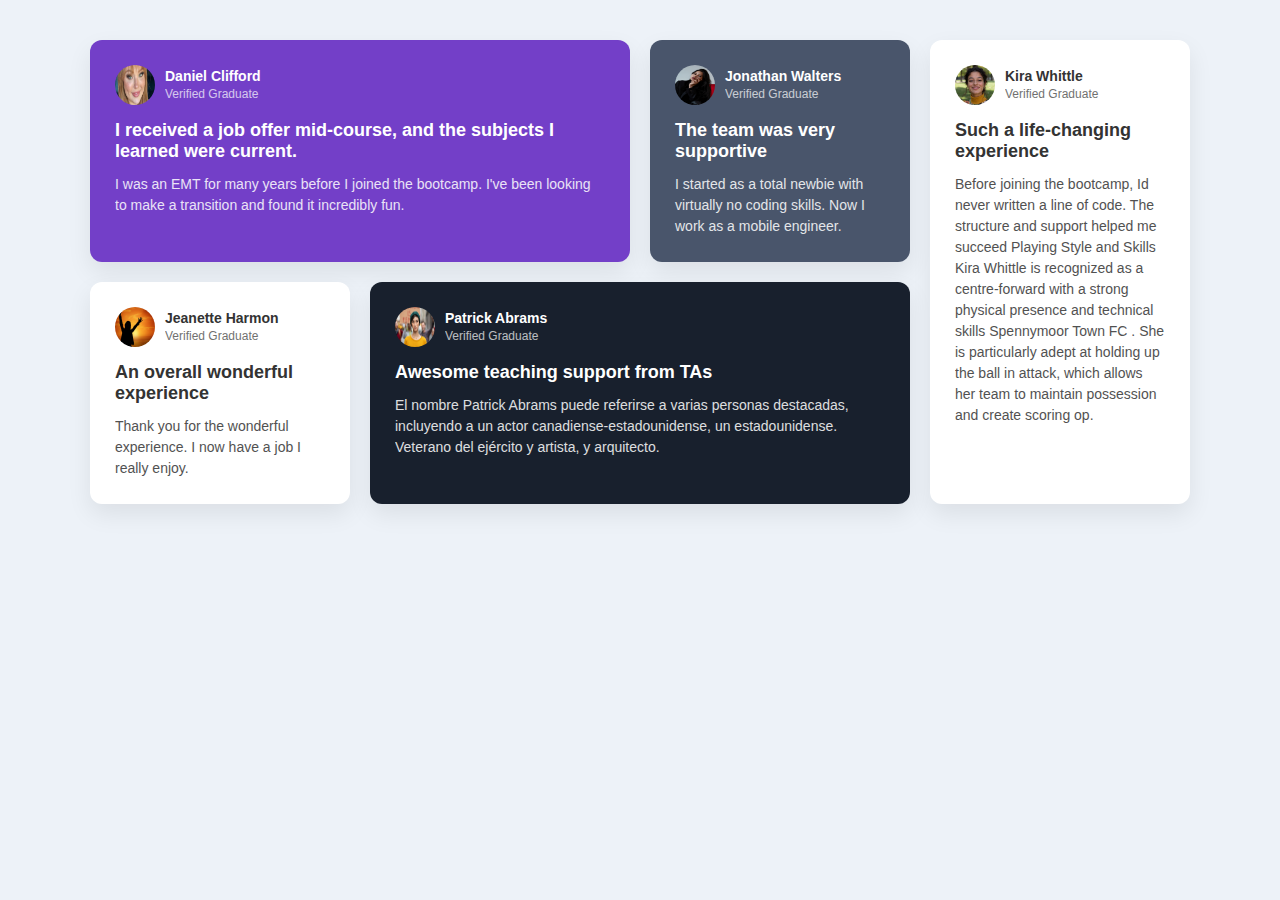
<file: css/index.html>
<!DOCTYPE html>
<html lang="es">
<head>
    <meta charset="UTF-8">
    <meta name="viewport" content="width=device-width, initial-scale=1.0">
    <title>Testimonios</title>
    <link rel="stylesheet" href="style.css">
</head>
<body>

<section class="contenedor">

    
    <article class="tarjeta morada">
        <div class="perfil">
            <img src="../imagenes/lara.jpg">
            <div>
                <h4>Daniel Clifford</h4>
                <span>Verified Graduate</span>
            </div>
        </div>
        <h3>I received a job offer mid-course, and the subjects I learned were current.</h3>
        <p>
            I was an EMT for many years before I joined the bootcamp.
            I've been looking to make a transition and found it incredibly fun.
        </p>
    </article>

   
    <article class="tarjeta gris">
        <div class="perfil">
            <img src="../imagenes/pexels-sie7e-18906151.jpg">
            <div>
                <h4>Jonathan Walters</h4>
                <span>Verified Graduate</span>
            </div>
        </div>
        <h3>The team was very supportive</h3>
        <p>
            I started as a total newbie with virtually no coding skills.
            Now I work as a mobile engineer.
        </p>
    </article>

    
    <article class="tarjeta blanca derecha">
        <div class="perfil">
            <img src="../imagenes/1723806374648-output.jpg">
            <div>
                <h4>Kira Whittle</h4>
                <span>Verified Graduate</span>
            </div>
        </div>
        <h3>Such a life-changing experience</h3>
        <p>
            Before joining the bootcamp, Id never written a line of code.
            The structure and support helped me succeed Playing Style and Skills
Kira Whittle is recognized as a centre-forward with a strong physical presence and technical skills 
Spennymoor Town FC
. She is particularly adept at holding up the ball in attack, which allows her team to maintain possession and create scoring op.
        </p>
    </article>

   
    <article class="tarjeta blanca">
        <div class="perfil">
            <img src="../imagenes/person-110303_1280.webp">
            <div>
                <h4>Jeanette Harmon</h4>
                <span>Verified Graduate</span>
            </div>
        </div>
        <h3>An overall wonderful experience</h3>
        <p>
            Thank you for the wonderful experience.
            I now have a job I really enjoy.
        </p>
    </article>

    
    <article class="tarjeta negra">
        <div class="perfil">
            <img src="../imagenes/360_F_356133849_Q9ZROTgn1eQPLMhP5Xi59AWJobZkyERE.jpg">
            <div>
                <h4>Patrick Abrams</h4>
                <span>Verified Graduate</span>
            </div>
        </div>
        <h3>Awesome teaching support from TAs</h3>
        <p>
            El nombre Patrick Abrams puede referirse a varias personas destacadas, incluyendo a un actor canadiense-estadounidense, un estadounidense. Veterano del ejército y artista, y arquitecto.
        </p>
    </article>

</section>

</body>
</html>
</file>
<file: css/style.css>
* {
    margin: 0;
    padding: 0;
    box-sizing: border-box;
    font-family: Arial, Helvetica, sans-serif;
}

body {
    background: #edf2f8;
    padding: 40px;
}


.contenedor {
    max-width: 1100px;
    margin: auto;
    display: grid;
    grid-template-columns: repeat(4, 1fr);
    gap: 20px;
}


.tarjeta {
    padding: 25px;
    border-radius: 12px;
    box-shadow: 0 10px 25px rgba(0,0,0,0.08);
}


.perfil {
    display: flex;
    align-items: center;
    gap: 10px;
    margin-bottom: 15px;
}

.perfil img {
    width: 40px;
    height: 40px;
    border-radius: 50%;
}

.perfil h4 {
    font-size: 14px;
}

.perfil span {
    font-size: 12px;
    opacity: 0.7;
}


.tarjeta h3 {
    font-size: 18px;
    margin-bottom: 12px;
}

.tarjeta p {
    font-size: 14px;
    line-height: 1.5;
    opacity: 0.85;
}


.morada {
    background: #733fc8;
    color: #fff;
    grid-column: span 2;
}

.gris {
    background: #49556b;
    color: #fff;
}

.blanca {
    background: #fff;
    color: #333;
}


.derecha {
    grid-row: span 2;
}

.negra {
    background: #18202d;
    color: #fff;
    grid-column: span 2;
}

@media (max-width: 900px) {
    .contenedor {
        grid-template-columns: 1fr;
    }

    .morada,
    .negra,
    .derecha {
        grid-column: span 1;
        grid-row: span 1;
    }
}
</file>
